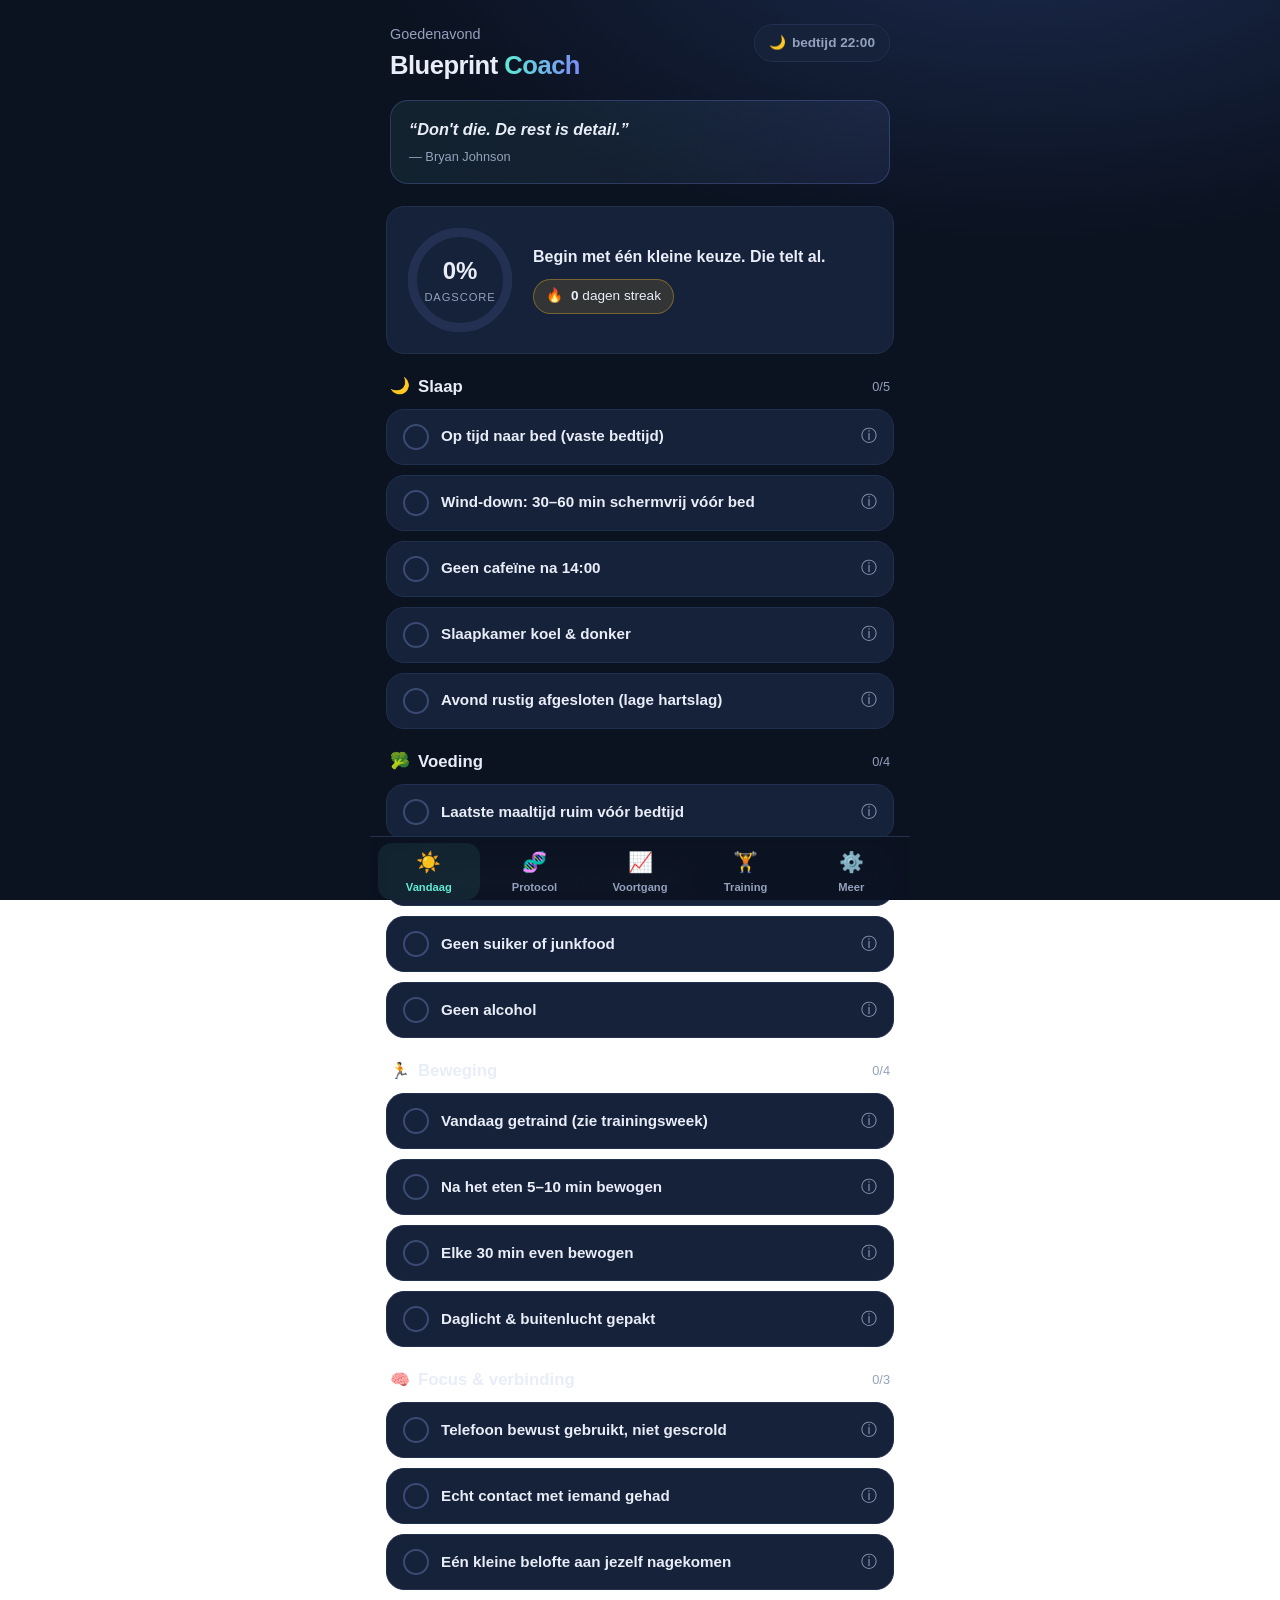
<file: index.html>
<!DOCTYPE html>
<html lang="nl">
<head>
  <meta charset="UTF-8">
  <meta name="viewport" content="width=device-width, initial-scale=1.0, viewport-fit=cover">
  <meta name="description" content="Blueprint Coach — dagelijkse leefstijlcoach gebaseerd op de nieuwste inzichten van Bryan Johnson. Slaap, voeding en beweging.">
  <meta name="theme-color" content="#0b1220">
  <title>Blueprint Coach — Leef langer, elke dag</title>
  <link rel="manifest" href="manifest.webmanifest">
  <link rel="icon" href="icons/icon-192.png">
  <link rel="apple-touch-icon" href="icons/icon-192.png">
  <meta name="apple-mobile-web-app-capable" content="yes">
  <meta name="apple-mobile-web-app-status-bar-style" content="black-translucent">
  <link rel="stylesheet" href="css/style.css">
</head>
<body>
  <div id="app">

    <!-- ===== Kop ===== -->
    <header class="app-header">
      <div class="header-top">
        <div>
          <p class="greeting" id="greeting">Goedemorgen</p>
          <h1 class="app-title">Blueprint <span>Coach</span></h1>
        </div>
        <div class="bedtime-chip" id="bedtime-chip" title="Tijd tot je bedtijd">
          <span class="chip-icon">🌙</span>
          <span id="bedtime-countdown">–</span>
        </div>
      </div>
      <blockquote class="quote-card" id="quote-card">
        <p id="quote-text"></p>
        <cite id="quote-author"></cite>
      </blockquote>
    </header>

    <!-- ===== Tabbladen ===== -->
    <main>
      <!-- Vandaag -->
      <section class="view active" id="view-vandaag">
        <div class="score-panel">
          <div class="score-ring-wrap">
            <svg class="score-ring" viewBox="0 0 120 120" role="img" aria-label="Dagscore">
              <circle class="ring-bg" cx="60" cy="60" r="52"/>
              <circle class="ring-fill" id="ring-fill" cx="60" cy="60" r="52"/>
            </svg>
            <div class="score-center">
              <span class="score-value" id="score-value">0%</span>
              <span class="score-label">dagscore</span>
            </div>
          </div>
          <div class="score-side">
            <p class="score-message" id="score-message">Begin met één kleine keuze.</p>
            <div class="streak-badge" id="streak-badge">
              <span class="flame">🔥</span>
              <span><strong id="streak-count">0</strong> dagen streak</span>
            </div>
          </div>
        </div>

        <div id="habit-groups"></div>
      </section>

      <!-- Protocol -->
      <section class="view" id="view-protocol">
        <h2 class="view-title">Het Protocol</h2>
        <p class="view-intro">De nieuwste inzichten uit Bryan Johnsons Blueprint (2026), vertaald naar haalbare dagelijkse keuzes. Geen extremen nodig — de basis levert het meeste op.</p>
        <div id="protocol-cards"></div>

        <h3 class="subsection-title section-gap">🍽️ Een dag eten als Bryan</h3>
        <p class="view-intro">Zijn drie vaste maaltijden met de officiële receptuur, vertaald naar gewone ingrediënten. Alles binnen het eetvenster, klaar rond 12:00. Tik op een gerecht voor het recept.</p>
        <div id="meal-cards"></div>

        <p class="disclaimer">⚕️ Dit is geen medisch advies. Overleg met een arts voordat je supplementen neemt of je leefstijl drastisch wijzigt.</p>
      </section>

      <!-- Training -->
      <section class="view" id="view-training">
        <h2 class="view-title">Training</h2>
        <p class="view-intro">Bryans officiële weekschema — ±6 uur per week over de vijf pijlers: kracht, zone 2-cardio, intensieve cardio, mobiliteit en balans. Thuis of in de sportschool. Nieuw met trainen? Start bij de beginnersgids; onderaan staat elke oefening uitgelegd.</p>

        <h3 class="subsection-title">🌱 Nieuw met trainen? Begin hier</h3>
        <div id="beginner-cards"></div>

        <h3 class="subsection-title section-gap">📅 Het weekschema</h3>
        <div class="train-legend" id="train-legend"></div>
        <div id="training-cards"></div>
        <div class="protocol-card training-tips" id="training-tips"></div>

        <h3 class="subsection-title section-gap">📖 Oefeningen uitgelegd</h3>
        <p class="view-intro">Tik op een oefening voor de uitvoering, de gym-variant en een makkelijkere versie.</p>
        <div id="exercise-cards"></div>

        <p class="disclaimer">⚕️ Twijfel je of intensief trainen veilig is voor jou? Overleg eerst met je huisarts of fysiotherapeut.</p>
      </section>

      <!-- Voortgang -->
      <section class="view" id="view-voortgang">
        <h2 class="view-title">Voortgang</h2>
        <div class="stats-row">
          <div class="stat-card"><span class="stat-value" id="stat-streak">0</span><span class="stat-label">huidige streak</span></div>
          <div class="stat-card"><span class="stat-value" id="stat-best">0</span><span class="stat-label">beste streak</span></div>
          <div class="stat-card"><span class="stat-value" id="stat-avg">0%</span><span class="stat-label">gem. 7 dagen</span></div>
        </div>
        <h3 class="subsection-title">Laatste 14 dagen</h3>
        <div class="history-chart" id="history-chart"></div>
        <h3 class="subsection-title">Per categorie (7 dagen)</h3>
        <div id="category-bars"></div>
      </section>

      <!-- Instellingen -->
      <section class="view" id="view-instellingen">
        <h2 class="view-title">Instellingen</h2>
        <div class="settings-card">
          <label class="setting-row">
            <span>Je naam</span>
            <input type="text" id="setting-name" placeholder="bijv. Niels" maxlength="30">
          </label>
          <label class="setting-row">
            <span>Bedtijd</span>
            <input type="time" id="setting-bedtime" value="22:00">
          </label>
          <label class="setting-row">
            <span>Einde eetvenster</span>
            <input type="time" id="setting-eatend" value="18:00">
          </label>
          <label class="setting-row toggle-row">
            <span>Bedtijd-herinnering<br><small>Melding 1 uur vóór bedtijd (wind-down)</small></span>
            <input type="checkbox" id="setting-notify">
          </label>
        </div>
        <div class="settings-card">
          <h3 class="subsection-title">Gewoontes aan/uit</h3>
          <div id="habit-toggles"></div>
        </div>
        <a class="game-card" href="game/">
          <span class="game-emoji">🕸️</span>
          <span class="game-text"><strong>Webslinger</strong><br><small>Even pauze? Slinger als een spin van flat naar flat in deze 3D-minigame.</small></span>
          <span class="game-arrow">›</span>
        </a>
        <button class="danger-btn" id="reset-data">Alle gegevens wissen</button>
        <p class="about-note">Blueprint Coach v1 · Gebaseerd op publiek beschikbare inzichten van Bryan Johnson. Niet gelieerd aan Blueprint.</p>
      </section>
    </main>

    <!-- ===== Navigatie ===== -->
    <nav class="tab-bar">
      <button class="tab active" data-view="vandaag"><span class="tab-icon">☀️</span>Vandaag</button>
      <button class="tab" data-view="protocol"><span class="tab-icon">🧬</span>Protocol</button>
      <button class="tab" data-view="voortgang"><span class="tab-icon">📈</span>Voortgang</button>
      <button class="tab" data-view="training"><span class="tab-icon">🏋️</span>Training</button>
      <button class="tab" data-view="instellingen"><span class="tab-icon">⚙️</span>Meer</button>
    </nav>

    <div class="toast" id="toast" role="status"></div>
  </div>

  <script src="js/data.js"></script>
  <script src="js/app.js"></script>
</body>
</html>
</file>
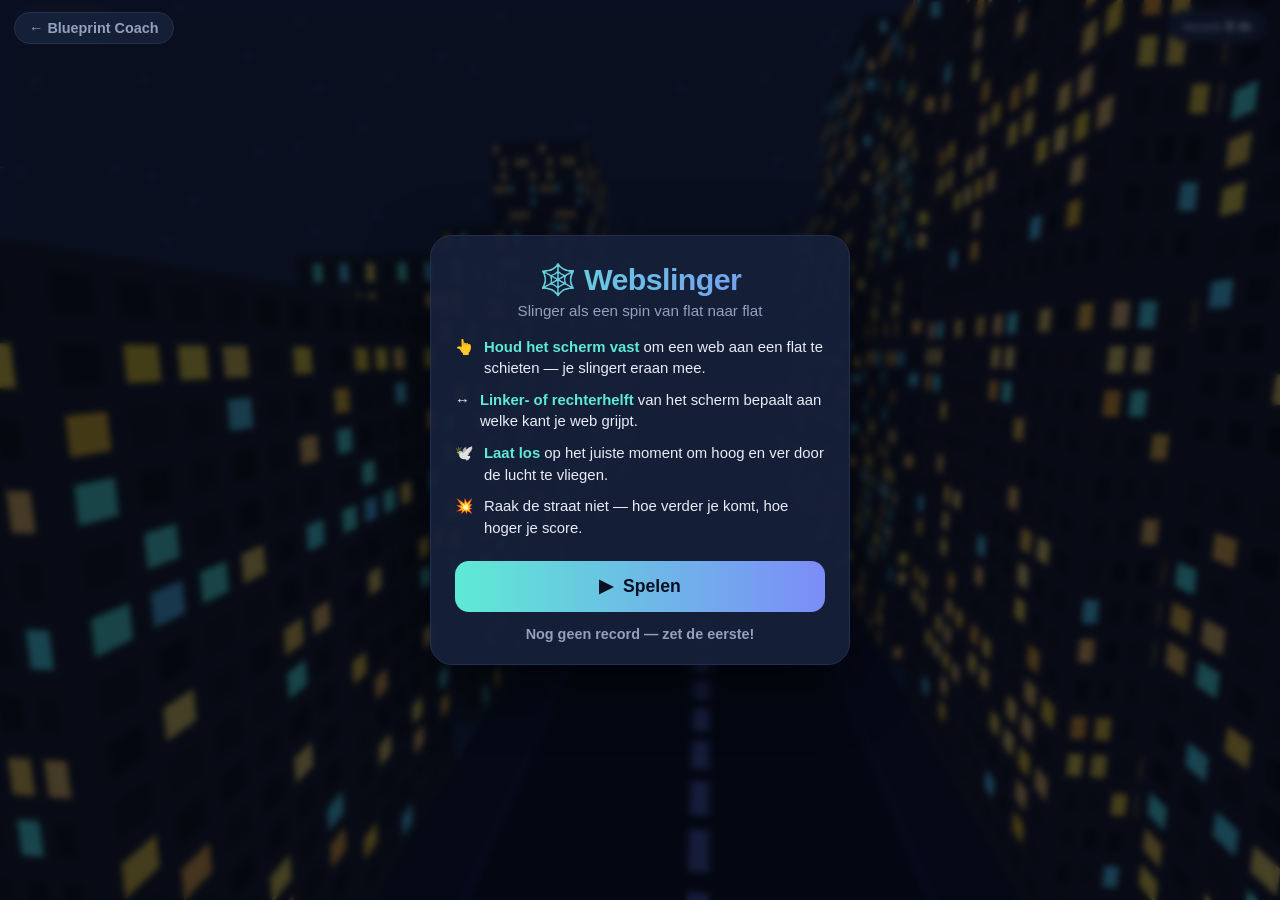
<file: game/index.html>
<!DOCTYPE html>
<html lang="nl">
<head>
  <meta charset="UTF-8">
  <meta name="viewport" content="width=device-width, initial-scale=1.0, viewport-fit=cover, user-scalable=no">
  <meta name="description" content="Webslinger — slinger als een spin van flat naar flat in 3D. Een mobiele minigame van Blueprint Coach.">
  <meta name="theme-color" content="#0b1220">
  <title>Webslinger — slinger van flat naar flat</title>
  <link rel="icon" href="../icons/icon-192.png">
  <link rel="apple-touch-icon" href="../icons/icon-192.png">
  <meta name="apple-mobile-web-app-capable" content="yes">
  <meta name="apple-mobile-web-app-status-bar-style" content="black-translucent">
  <style>
    :root {
      --bg: #0b1220;
      --card: rgba(22, 33, 58, 0.92);
      --card-edge: #22304f;
      --text: #e8edf7;
      --text-dim: #93a1bd;
      --accent: #5eead4;
      --accent-2: #7c8cf8;
      --danger: #f87171;
    }
    * { box-sizing: border-box; margin: 0; padding: 0; }
    html, body {
      height: 100%;
      overflow: hidden;
      background: var(--bg);
      color: var(--text);
      font-family: -apple-system, BlinkMacSystemFont, "Segoe UI", Roboto, "Helvetica Neue", sans-serif;
      touch-action: none;
      -webkit-user-select: none;
      user-select: none;
      -webkit-tap-highlight-color: transparent;
    }
    #game { position: fixed; inset: 0; width: 100%; height: 100%; display: block; }

    /* ===== HUD ===== */
    #hud {
      position: fixed;
      top: calc(10px + env(safe-area-inset-top, 0px));
      left: 0; right: 0;
      display: flex; justify-content: space-between;
      padding: 0 14px;
      pointer-events: none;
      z-index: 5;
    }
    .chip {
      background: var(--card);
      border: 1px solid var(--card-edge);
      border-radius: 999px;
      padding: 7px 14px;
      font-size: 0.9rem;
      font-weight: 700;
      letter-spacing: 0.01em;
      backdrop-filter: blur(6px);
    }
    .chip small { color: var(--text-dim); font-weight: 600; margin-right: 5px; }
    #hint {
      position: fixed;
      left: 0; right: 0;
      bottom: calc(26px + env(safe-area-inset-bottom, 0px));
      text-align: center;
      color: var(--text);
      font-size: 0.92rem;
      font-weight: 600;
      text-shadow: 0 2px 8px rgba(0,0,0,0.8);
      pointer-events: none;
      z-index: 5;
      opacity: 0;
      transition: opacity 0.5s;
    }
    #hint.show { opacity: 0.95; }

    /* ===== Overlays ===== */
    .overlay {
      position: fixed; inset: 0;
      display: flex; align-items: center; justify-content: center;
      background: rgba(7, 11, 22, 0.62);
      backdrop-filter: blur(3px);
      z-index: 10;
      padding: 20px;
    }
    .overlay.hidden { display: none; }
    .panel {
      width: 100%; max-width: 420px;
      background: var(--card);
      border: 1px solid var(--card-edge);
      border-radius: 22px;
      padding: 26px 24px calc(22px + env(safe-area-inset-bottom, 0px) / 2);
      text-align: center;
      box-shadow: 0 18px 60px rgba(0, 0, 0, 0.55);
    }
    .panel h1 {
      font-size: 1.9rem; font-weight: 800; letter-spacing: -0.02em;
      background: linear-gradient(90deg, var(--accent), var(--accent-2));
      -webkit-background-clip: text; background-clip: text; color: transparent;
    }
    .panel .sub { color: var(--text-dim); margin: 4px 0 18px; font-size: 0.95rem; }
    .howto {
      list-style: none; text-align: left;
      display: grid; gap: 10px;
      margin-bottom: 22px;
      font-size: 0.93rem; color: var(--text);
    }
    .howto li { display: flex; gap: 10px; align-items: flex-start; line-height: 1.45; }
    .howto b { color: var(--accent); }
    .big-btn {
      width: 100%;
      border: none; cursor: pointer;
      background: linear-gradient(90deg, var(--accent), var(--accent-2));
      color: #081021;
      font-size: 1.1rem; font-weight: 800;
      padding: 15px;
      border-radius: 14px;
      font-family: inherit;
    }
    .big-btn:active { transform: scale(0.98); }
    .record { margin-top: 14px; color: var(--text-dim); font-size: 0.9rem; font-weight: 600; }
    .back {
      position: fixed;
      top: calc(12px + env(safe-area-inset-top, 0px));
      left: 14px;
      color: var(--text-dim);
      text-decoration: none;
      font-size: 0.9rem; font-weight: 600;
      background: var(--card);
      border: 1px solid var(--card-edge);
      border-radius: 999px;
      padding: 7px 14px;
    }
    /* Game over */
    #go-dist { font-size: 2.6rem; font-weight: 800; margin: 6px 0 2px; }
    #go-dist small { font-size: 1.2rem; color: var(--text-dim); font-weight: 700; }
    #go-record { min-height: 1.4em; font-weight: 700; color: var(--text-dim); margin-bottom: 18px; }
    #go-record.new { color: var(--accent); }
    #gameover h1 { color: var(--danger); -webkit-text-fill-color: var(--danger); background: none; }
    .tap-note { margin-top: 12px; color: var(--text-dim); font-size: 0.88rem; }
  </style>
</head>
<body>
  <canvas id="game"></canvas>

  <div id="hud">
    <span class="chip"><small>afstand</small><span id="dist">0 m</span></span>
    <span class="chip"><small>record</small><span id="best">0 m</span></span>
  </div>
  <div id="hint">👆 Houd vast = web schieten &nbsp;·&nbsp; loslaten = vliegen</div>

  <!-- Startscherm -->
  <div class="overlay" id="menu">
    <a class="back" href="../">← Blueprint Coach</a>
    <div class="panel">
      <h1>🕸️ Webslinger</h1>
      <p class="sub">Slinger als een spin van flat naar flat</p>
      <ul class="howto">
        <li><span>👆</span><span><b>Houd het scherm vast</b> om een web aan een flat te schieten — je slingert eraan mee.</span></li>
        <li><span>↔️</span><span><b>Linker- of rechterhelft</b> van het scherm bepaalt aan welke kant je web grijpt.</span></li>
        <li><span>🕊️</span><span><b>Laat los</b> op het juiste moment om hoog en ver door de lucht te vliegen.</span></li>
        <li><span>💥</span><span>Raak de straat niet — hoe verder je komt, hoe hoger je score.</span></li>
      </ul>
      <button class="big-btn" id="start-btn">▶&nbsp; Spelen</button>
      <p class="record" id="menu-best"></p>
    </div>
  </div>

  <!-- Game over -->
  <div class="overlay hidden" id="gameover">
    <div class="panel">
      <h1>💥 Gecrasht!</h1>
      <div id="go-dist">0 <small>m</small></div>
      <p id="go-record"></p>
      <button class="big-btn" id="retry-btn">↻&nbsp; Opnieuw slingeren</button>
      <p class="tap-note">…of tik ergens op het scherm</p>
    </div>
  </div>

  <script type="module" src="game.js"></script>
</body>
</html>
</file>
<file: css/style.css>
/* ============================================================
   Blueprint Coach — stijl
   Donker, kalm en premium; geïnspireerd op nacht & bioluminescentie.
   ============================================================ */

:root {
  --bg: #0b1220;
  --bg-soft: #111a2e;
  --card: #16213a;
  --card-edge: #22304f;
  --text: #e8edf7;
  --text-dim: #93a1bd;
  --accent: #5eead4;       /* teal */
  --accent-2: #7c8cf8;     /* indigo */
  --good: #4ade80;
  --warn: #fbbf24;
  --danger: #f87171;
  --radius: 18px;
  --tab-h: 64px;
}

* { box-sizing: border-box; margin: 0; padding: 0; }

html { -webkit-text-size-adjust: 100%; }

body {
  font-family: -apple-system, BlinkMacSystemFont, "Segoe UI", Roboto, "Helvetica Neue", sans-serif;
  background: radial-gradient(1200px 600px at 80% -10%, #1b2a4d 0%, var(--bg) 55%) fixed;
  color: var(--text);
  min-height: 100dvh;
  line-height: 1.5;
}

#app {
  max-width: 540px;
  margin: 0 auto;
  padding: 16px 16px calc(var(--tab-h) + 24px + env(safe-area-inset-bottom, 0px));
}

/* ===== Kop ===== */
.app-header { padding: 8px 4px 4px; }
.header-top { display: flex; justify-content: space-between; align-items: flex-start; }
.greeting { color: var(--text-dim); font-size: 0.9rem; }
.app-title { font-size: 1.6rem; font-weight: 800; letter-spacing: -0.02em; }
.app-title span {
  background: linear-gradient(90deg, var(--accent), var(--accent-2));
  -webkit-background-clip: text; background-clip: text; color: transparent;
}

.bedtime-chip {
  display: flex; align-items: center; gap: 6px;
  background: var(--card); border: 1px solid var(--card-edge);
  border-radius: 999px; padding: 8px 14px;
  font-size: 0.85rem; font-weight: 600; color: var(--text-dim);
  white-space: nowrap;
}
.bedtime-chip.soon { color: var(--warn); border-color: var(--warn); }

.quote-card {
  margin-top: 16px; padding: 16px 18px;
  background: linear-gradient(135deg, rgba(94,234,212,0.08), rgba(124,140,248,0.10));
  border: 1px solid rgba(124,140,248,0.25);
  border-radius: var(--radius);
}
.quote-card p { font-size: 1.02rem; font-weight: 600; font-style: italic; }
.quote-card cite { display: block; margin-top: 6px; font-size: 0.8rem; color: var(--text-dim); font-style: normal; }

/* ===== Dagscore ===== */
.score-panel {
  display: flex; align-items: center; gap: 18px;
  margin: 18px 0 10px; padding: 18px;
  background: var(--card); border: 1px solid var(--card-edge); border-radius: var(--radius);
}
.score-ring-wrap { position: relative; width: 110px; height: 110px; flex-shrink: 0; }
.score-ring { width: 100%; height: 100%; transform: rotate(-90deg); }
.ring-bg, .ring-fill { fill: none; stroke-width: 10; stroke-linecap: round; }
.ring-bg { stroke: #233052; }
.ring-fill {
  stroke: url(#ringGradient), var(--accent);
  stroke: var(--accent);
  stroke-dasharray: 326.7; /* 2πr, r=52 */
  stroke-dashoffset: 326.7;
  transition: stroke-dashoffset 0.6s cubic-bezier(.22,1,.36,1), stroke 0.4s;
}
.score-center {
  position: absolute; inset: 0;
  display: flex; flex-direction: column; align-items: center; justify-content: center;
}
.score-value { font-size: 1.5rem; font-weight: 800; }
.score-label { font-size: 0.7rem; color: var(--text-dim); text-transform: uppercase; letter-spacing: 0.08em; }
.score-side { flex: 1; }
.score-message { font-weight: 600; margin-bottom: 10px; }
.streak-badge {
  display: inline-flex; align-items: center; gap: 8px;
  background: rgba(251,191,36,0.12); border: 1px solid rgba(251,191,36,0.35);
  padding: 6px 12px; border-radius: 999px; font-size: 0.85rem;
}

/* ===== Gewoontegroepen ===== */
.habit-group { margin-top: 20px; }
.group-header {
  display: flex; align-items: center; gap: 8px; margin-bottom: 10px; padding: 0 4px;
}
.group-header h2 { font-size: 1.05rem; font-weight: 700; }
.group-progress { margin-left: auto; font-size: 0.8rem; color: var(--text-dim); font-variant-numeric: tabular-nums; }

.habit {
  background: var(--card); border: 1px solid var(--card-edge);
  border-radius: var(--radius); margin-bottom: 10px; overflow: hidden;
  transition: border-color 0.25s, background 0.25s;
}
.habit.done { border-color: rgba(94,234,212,0.45); background: linear-gradient(135deg, rgba(94,234,212,0.07), var(--card)); }

.habit-main {
  display: flex; align-items: center; gap: 12px;
  width: 100%; padding: 14px 16px;
  background: none; border: none; color: inherit; font: inherit;
  text-align: left; cursor: pointer; -webkit-tap-highlight-color: transparent;
}
.habit-check {
  width: 26px; height: 26px; flex-shrink: 0;
  border: 2px solid #3a4b73; border-radius: 50%;
  display: flex; align-items: center; justify-content: center;
  font-size: 0.85rem; color: transparent;
  transition: all 0.2s;
}
.habit.done .habit-check { background: var(--accent); border-color: var(--accent); color: #06281f; }
.habit-title { flex: 1; font-weight: 600; font-size: 0.95rem; }
.habit.done .habit-title { color: var(--text-dim); text-decoration: line-through; text-decoration-color: rgba(94,234,212,0.5); }
.habit-info {
  background: none; border: none; color: var(--text-dim);
  font-size: 1rem; cursor: pointer; padding: 14px 16px 14px 4px;
}
.habit-why {
  display: none; padding: 0 16px 14px 54px;
  color: var(--text-dim); font-size: 0.86rem;
}
.habit.open .habit-why { display: block; }

/* ===== Protocol ===== */
.view-title { font-size: 1.4rem; font-weight: 800; margin: 14px 4px 6px; }
.view-intro { color: var(--text-dim); font-size: 0.92rem; margin: 0 4px 16px; }
.protocol-card {
  background: var(--card); border: 1px solid var(--card-edge);
  border-radius: var(--radius); padding: 18px; margin-bottom: 14px;
  border-left: 4px solid var(--accent);
}
.protocol-card h3 { font-size: 1.05rem; margin-bottom: 10px; }
.protocol-card ul { padding-left: 20px; }
.protocol-card li { font-size: 0.9rem; color: var(--text-dim); margin-bottom: 8px; }
.protocol-card li::marker { color: var(--accent); }
.disclaimer { font-size: 0.78rem; color: var(--text-dim); margin: 8px 4px 0; }

/* uitklapbare recept- en trainingskaarten */
.section-gap { margin-top: 28px; }
.fold-card {
  background: var(--card); border: 1px solid var(--card-edge);
  border-radius: var(--radius); margin-bottom: 10px; overflow: hidden;
}
.fold-card summary {
  list-style: none; cursor: pointer; -webkit-tap-highlight-color: transparent;
  display: flex; align-items: center; gap: 12px; padding: 14px 16px;
}
.fold-card summary::-webkit-details-marker { display: none; }
.fold-card summary::after {
  content: "▾"; margin-left: auto; color: var(--text-dim);
  transition: transform 0.2s; flex-shrink: 0;
}
.fold-card[open] summary::after { transform: rotate(180deg); }
.fold-icon { font-size: 1.3rem; }
.fold-title { font-weight: 600; font-size: 0.93rem; }
.fold-tag { display: block; font-weight: 400; font-size: 0.76rem; color: var(--text-dim); }
.fold-body { padding: 0 16px 14px; color: var(--text-dim); font-size: 0.88rem; }
.fold-body ul { padding-left: 18px; margin-top: 8px; }
.fold-body li { margin-bottom: 5px; }
.fold-body li::marker { color: var(--accent); }
.fold-prep { margin-top: 10px; font-style: italic; }
.training-tips { margin-top: 14px; border-left-color: #f472b6; }

/* ===== Trainingsblokken met activiteit-iconen ===== */
.train-legend { display: flex; flex-wrap: wrap; gap: 6px; margin-bottom: 14px; }
.legend-item {
  display: inline-flex; align-items: center; gap: 6px;
  padding: 5px 11px;
  background: var(--card); border: 1px solid var(--card-edge); border-radius: 999px;
  font-size: 0.72rem; font-weight: 600; color: var(--text-dim);
}
.legend-ico { display: inline-flex; }
.legend-ico svg { width: 14px; height: 14px; }

.day-icons { display: flex; gap: 5px; margin-left: auto; flex-shrink: 0; }
.day-icons span { display: inline-flex; }
.day-icons svg { width: 15px; height: 15px; }
#training-cards .fold-card summary::after { margin-left: 8px; }

.train-block {
  display: flex; gap: 12px;
  padding: 11px 0; border-bottom: 1px solid var(--card-edge);
}
.train-block:last-child { border-bottom: none; padding-bottom: 2px; }
.train-ico {
  width: 36px; height: 36px; flex-shrink: 0; border-radius: 11px;
  display: flex; align-items: center; justify-content: center;
}
.train-ico svg { width: 19px; height: 19px; }
.train-main { flex: 1; min-width: 0; }
.train-head { display: flex; align-items: baseline; justify-content: space-between; gap: 8px; }
.train-head strong { color: var(--text); font-size: 0.9rem; }
.train-time { font-size: 0.78rem; color: var(--text-dim); font-variant-numeric: tabular-nums; white-space: nowrap; }
.train-desc { font-size: 0.84rem; color: var(--text-dim); margin-top: 2px; }

/* ===== Beginnersgids & oefeningenbibliotheek ===== */
.fold-body li { margin-bottom: 7px; }
.fold-body li strong, .fold-body p strong { color: var(--text); }
.exercise-card summary { padding: 12px 16px; }
.exercise-alt { margin-top: 8px; color: var(--accent-2); font-size: 0.85rem; }
.exercise-easier { margin-top: 6px; color: var(--good); font-size: 0.85rem; }

/* ===== Voortgang ===== */
.stats-row { display: grid; grid-template-columns: repeat(3, 1fr); gap: 10px; margin-bottom: 20px; }
.stat-card {
  background: var(--card); border: 1px solid var(--card-edge); border-radius: var(--radius);
  padding: 14px 8px; text-align: center; display: flex; flex-direction: column; gap: 2px;
}
.stat-value { font-size: 1.4rem; font-weight: 800; color: var(--accent); }
.stat-label { font-size: 0.72rem; color: var(--text-dim); }

.subsection-title { font-size: 0.95rem; font-weight: 700; margin: 18px 4px 10px; }

.history-chart {
  display: flex; align-items: flex-end; gap: 5px;
  height: 130px; padding: 14px;
  background: var(--card); border: 1px solid var(--card-edge); border-radius: var(--radius);
}
.history-bar-wrap { flex: 1; display: flex; flex-direction: column; align-items: center; gap: 6px; height: 100%; }
.history-bar-track { flex: 1; width: 100%; max-width: 22px; display: flex; align-items: flex-end; }
.history-bar {
  width: 100%; border-radius: 6px 6px 3px 3px; min-height: 3px;
  background: linear-gradient(180deg, var(--accent), var(--accent-2));
  opacity: 0.9; transition: height 0.5s cubic-bezier(.22,1,.36,1);
}
.history-bar.empty { background: #233052; }
.history-day { font-size: 0.62rem; color: var(--text-dim); }

.cat-bar-row { margin-bottom: 14px; }
.cat-bar-label { display: flex; justify-content: space-between; font-size: 0.85rem; margin-bottom: 6px; }
.cat-bar-label span:last-child { color: var(--text-dim); font-variant-numeric: tabular-nums; }
.cat-bar-track { height: 10px; background: #233052; border-radius: 999px; overflow: hidden; }
.cat-bar-fill { height: 100%; border-radius: 999px; transition: width 0.5s cubic-bezier(.22,1,.36,1); }

/* ===== Instellingen ===== */
.settings-card {
  background: var(--card); border: 1px solid var(--card-edge);
  border-radius: var(--radius); padding: 6px 16px; margin-bottom: 16px;
}
.setting-row {
  display: flex; align-items: center; justify-content: space-between; gap: 12px;
  padding: 14px 0; border-bottom: 1px solid var(--card-edge); font-size: 0.95rem;
}
.setting-row:last-child { border-bottom: none; }
.setting-row small { color: var(--text-dim); }
.setting-row input[type="text"], .setting-row input[type="time"] {
  background: var(--bg-soft); border: 1px solid var(--card-edge); border-radius: 10px;
  color: var(--text); padding: 8px 12px; font: inherit; font-size: 0.9rem;
  max-width: 150px; text-align: right;
}
.setting-row input[type="checkbox"] {
  appearance: none; width: 48px; height: 28px; flex-shrink: 0;
  background: #233052; border-radius: 999px; position: relative;
  cursor: pointer; transition: background 0.2s;
}
.setting-row input[type="checkbox"]::after {
  content: ""; position: absolute; top: 3px; left: 3px;
  width: 22px; height: 22px; border-radius: 50%; background: #93a1bd;
  transition: transform 0.2s, background 0.2s;
}
.setting-row input[type="checkbox"]:checked { background: rgba(94,234,212,0.35); }
.setting-row input[type="checkbox"]:checked::after { transform: translateX(20px); background: var(--accent); }

.game-card {
  display: flex; align-items: center; gap: 14px;
  background: var(--card); border: 1px solid var(--card-edge);
  border-radius: var(--radius); padding: 14px 16px; margin-bottom: 16px;
  color: var(--text); text-decoration: none;
}
.game-card .game-emoji { font-size: 1.6rem; }
.game-card .game-text { flex: 1; font-size: 0.95rem; }
.game-card .game-text strong {
  background: linear-gradient(90deg, var(--accent), var(--accent-2));
  -webkit-background-clip: text; background-clip: text; color: transparent;
}
.game-card .game-text small { color: var(--text-dim); }
.game-card .game-arrow { color: var(--text-dim); font-size: 1.4rem; }

.danger-btn {
  width: 100%; padding: 14px;
  background: rgba(248,113,113,0.1); border: 1px solid rgba(248,113,113,0.4);
  color: var(--danger); border-radius: var(--radius);
  font: inherit; font-weight: 600; cursor: pointer;
}
.about-note { font-size: 0.75rem; color: var(--text-dim); text-align: center; margin-top: 16px; }

/* ===== Tabbladen ===== */
.view { display: none; animation: fadeUp 0.25s ease; }
.view.active { display: block; }
@keyframes fadeUp { from { opacity: 0; transform: translateY(8px); } to { opacity: 1; transform: none; } }

.tab-bar {
  position: fixed; bottom: 0; left: 0; right: 0;
  display: flex; justify-content: center; gap: 4px;
  max-width: 540px; margin: 0 auto;
  height: calc(var(--tab-h) + env(safe-area-inset-bottom, 0px));
  padding: 6px 8px env(safe-area-inset-bottom, 0px);
  background: rgba(11,18,32,0.92);
  backdrop-filter: blur(14px); -webkit-backdrop-filter: blur(14px);
  border-top: 1px solid var(--card-edge);
}
.tab {
  flex: 1; display: flex; flex-direction: column; align-items: center; justify-content: center; gap: 2px;
  background: none; border: none; border-radius: 14px;
  color: var(--text-dim); font: inherit; font-size: 0.7rem; font-weight: 600;
  cursor: pointer; -webkit-tap-highlight-color: transparent;
}
.tab-icon { font-size: 1.25rem; }
.tab.active { color: var(--accent); background: rgba(94,234,212,0.08); }

/* ===== Toast ===== */
.toast {
  position: fixed; left: 50%; bottom: calc(var(--tab-h) + 20px);
  transform: translateX(-50%) translateY(20px);
  background: var(--card); border: 1px solid var(--accent);
  color: var(--text); padding: 12px 20px; border-radius: 999px;
  font-size: 0.9rem; font-weight: 600;
  opacity: 0; pointer-events: none; transition: all 0.3s;
  max-width: 90vw; text-align: center;
}
.toast.show { opacity: 1; transform: translateX(-50%) translateY(0); }

/* ===== Confetti bij 100% ===== */
.confetti {
  position: fixed; top: -12px; pointer-events: none; z-index: 99;
  width: 9px; height: 14px; border-radius: 2px;
  animation: confettiFall linear forwards;
}
@keyframes confettiFall {
  to { transform: translateY(110vh) rotate(720deg); opacity: 0.6; }
}
</file>
